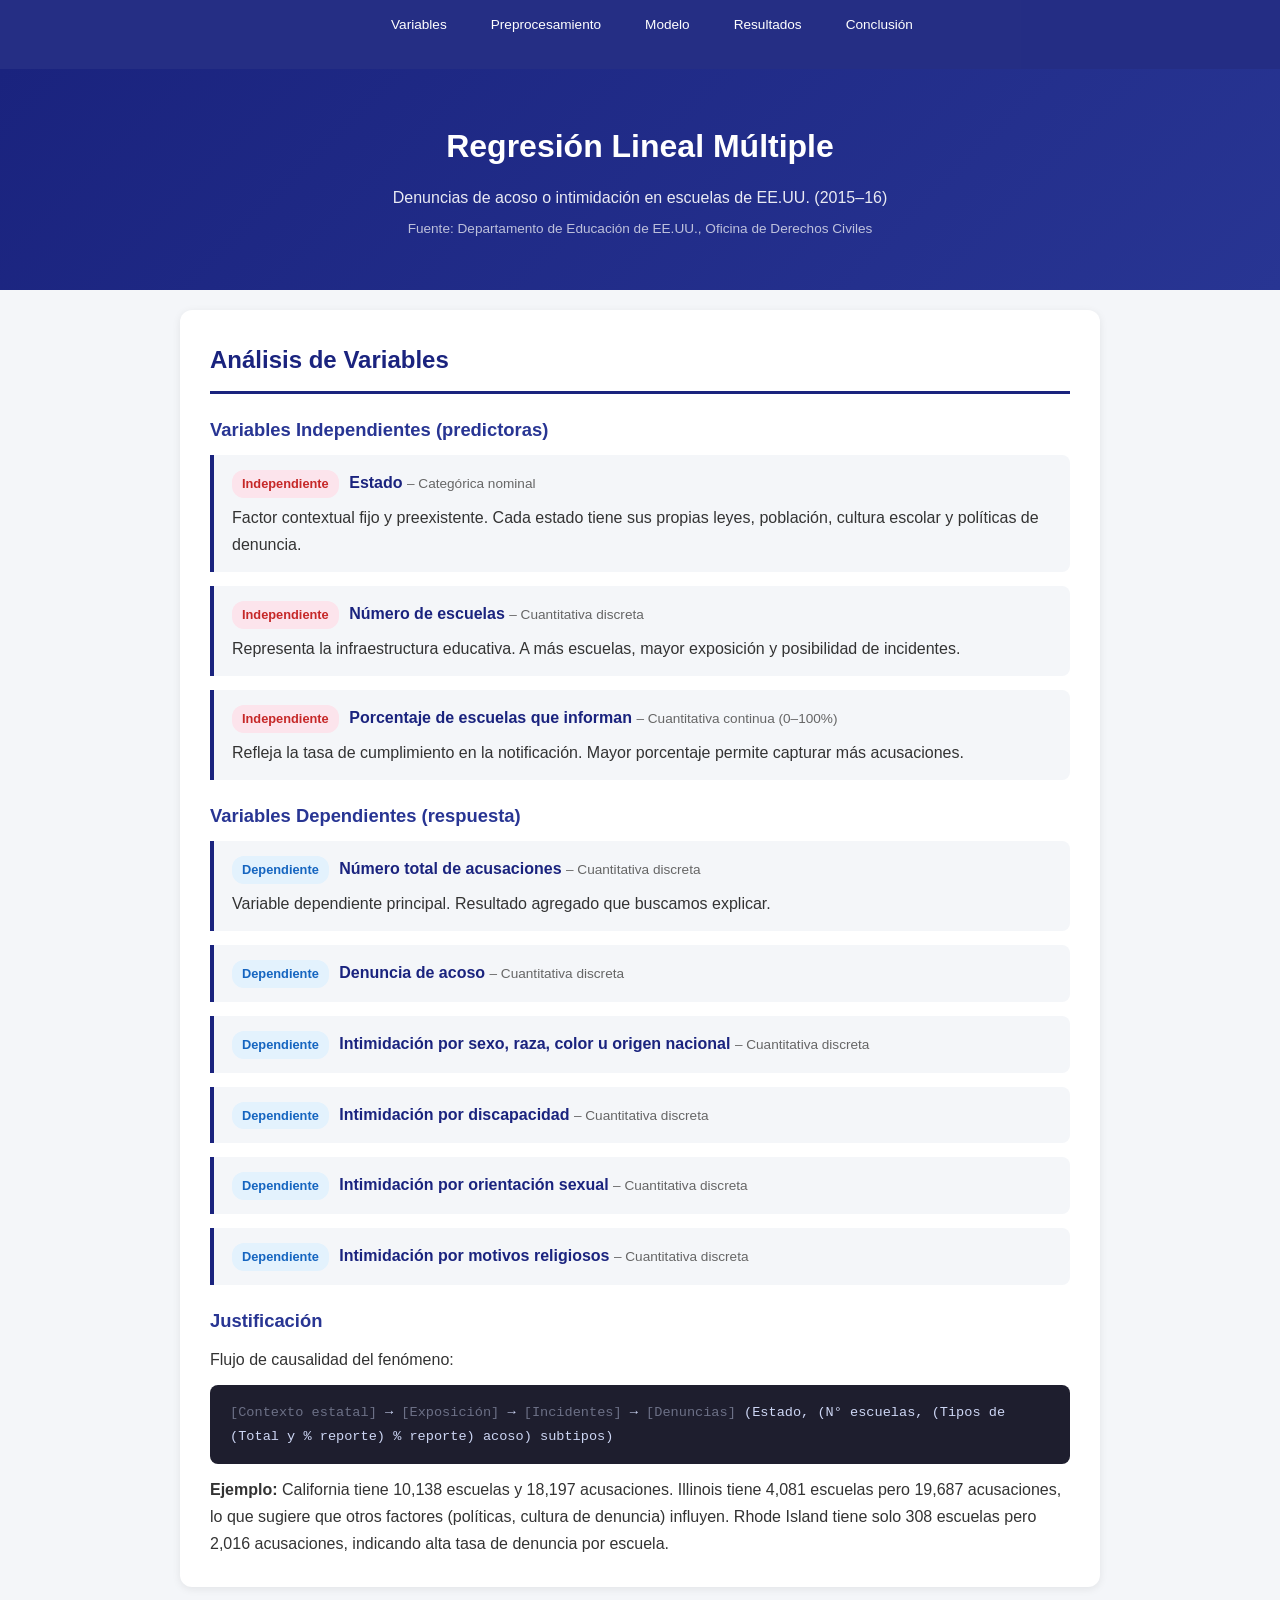
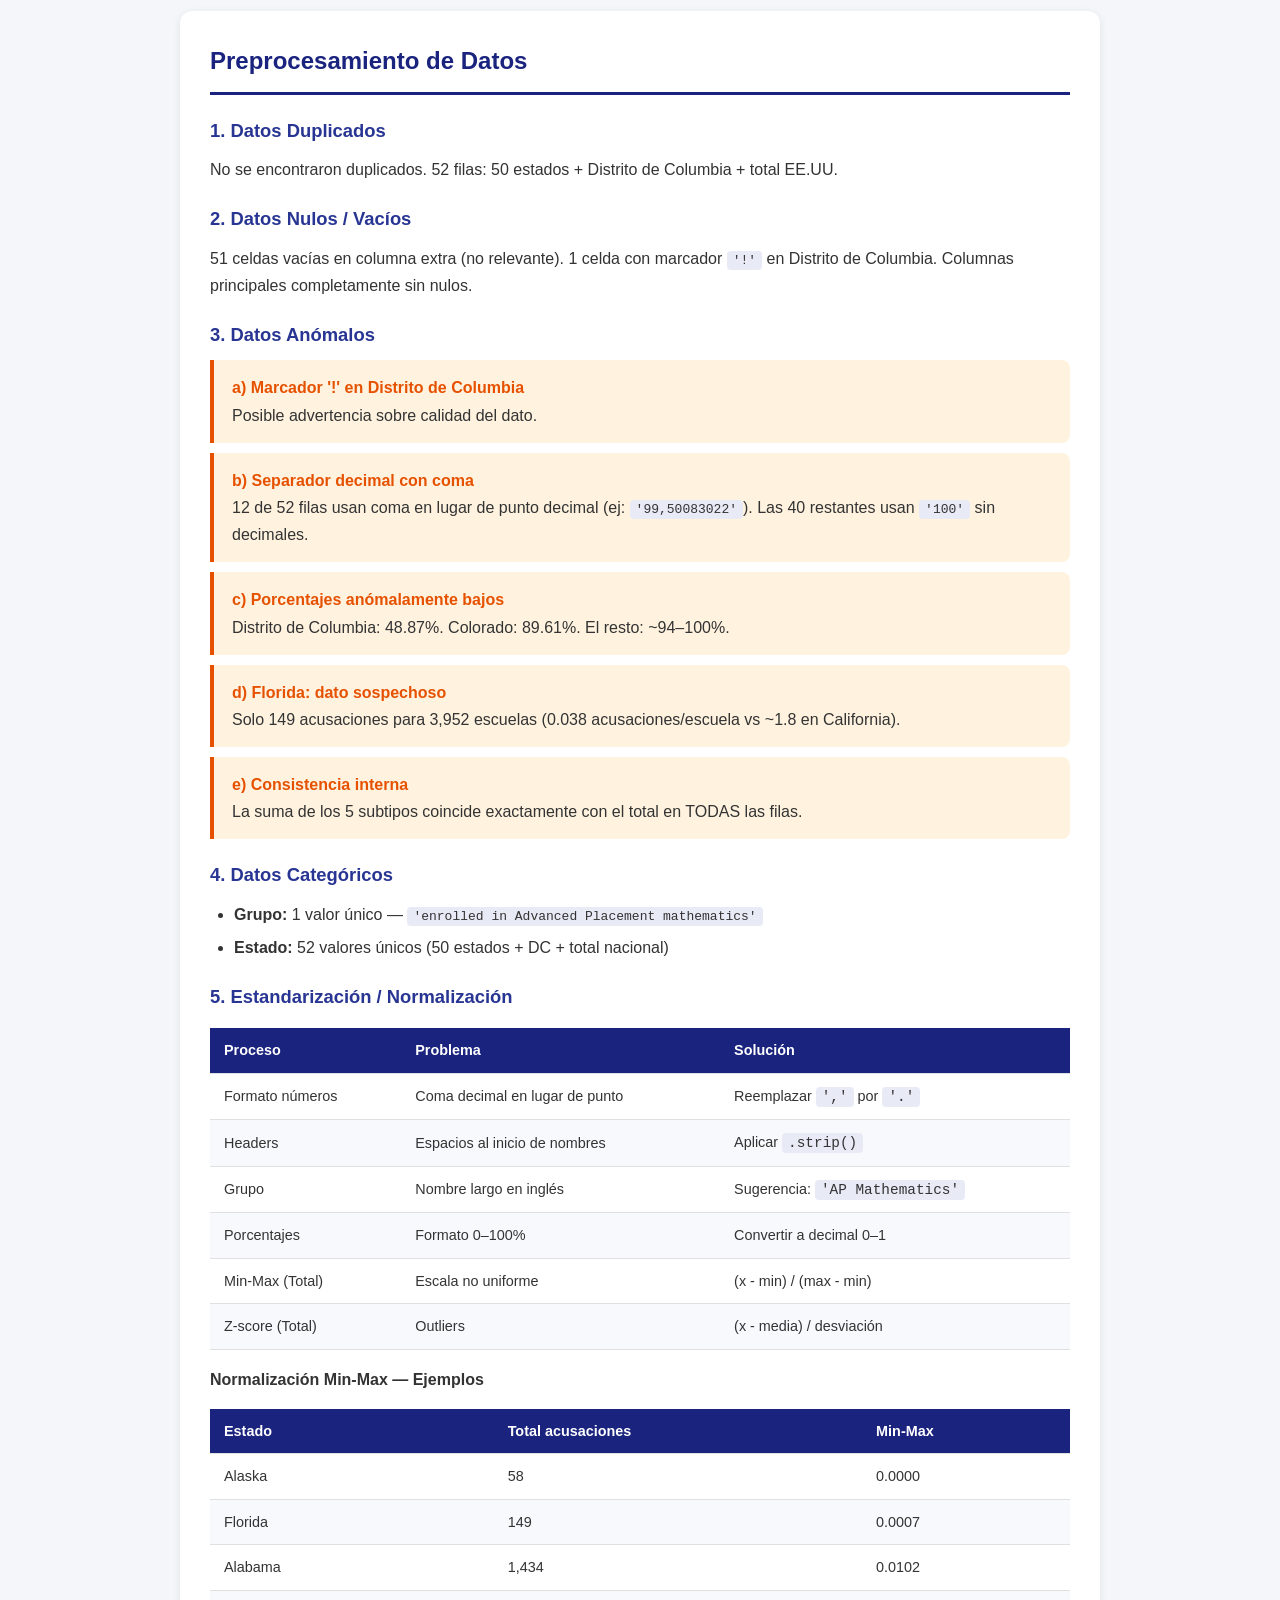
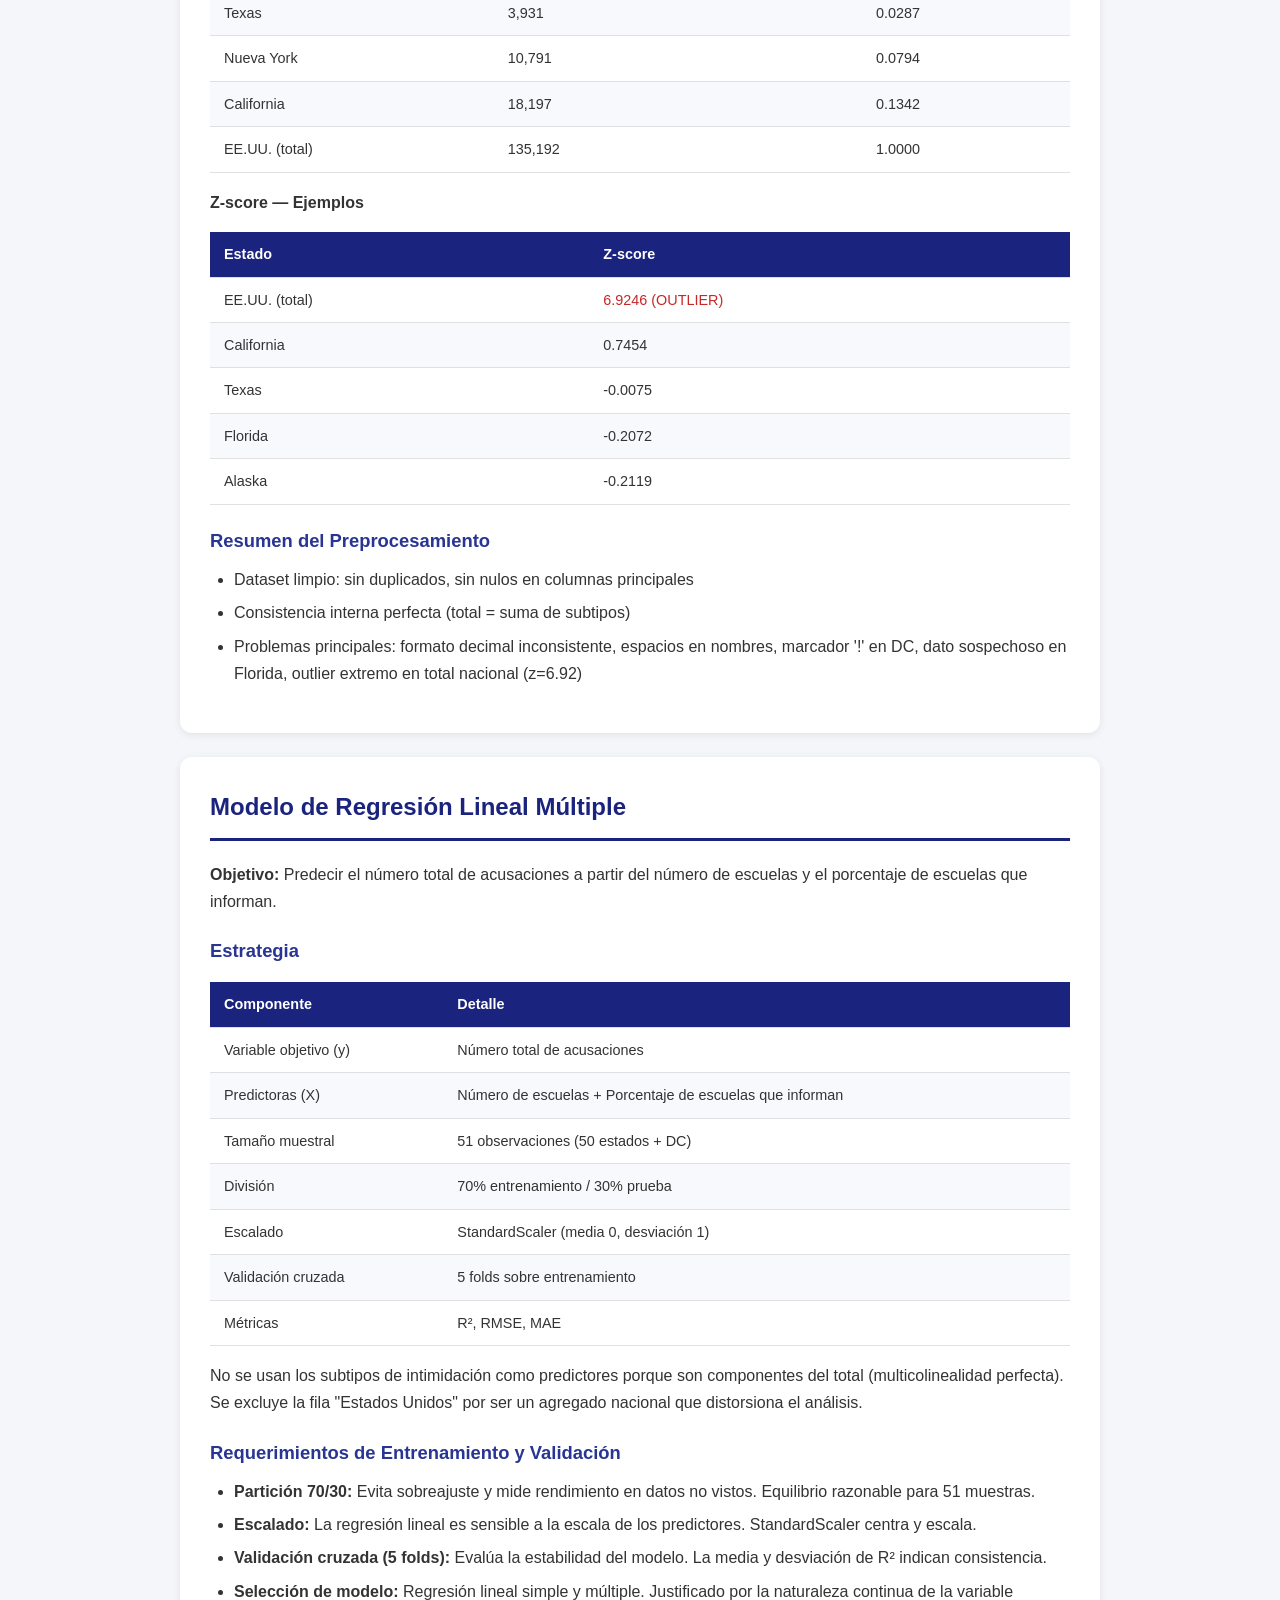
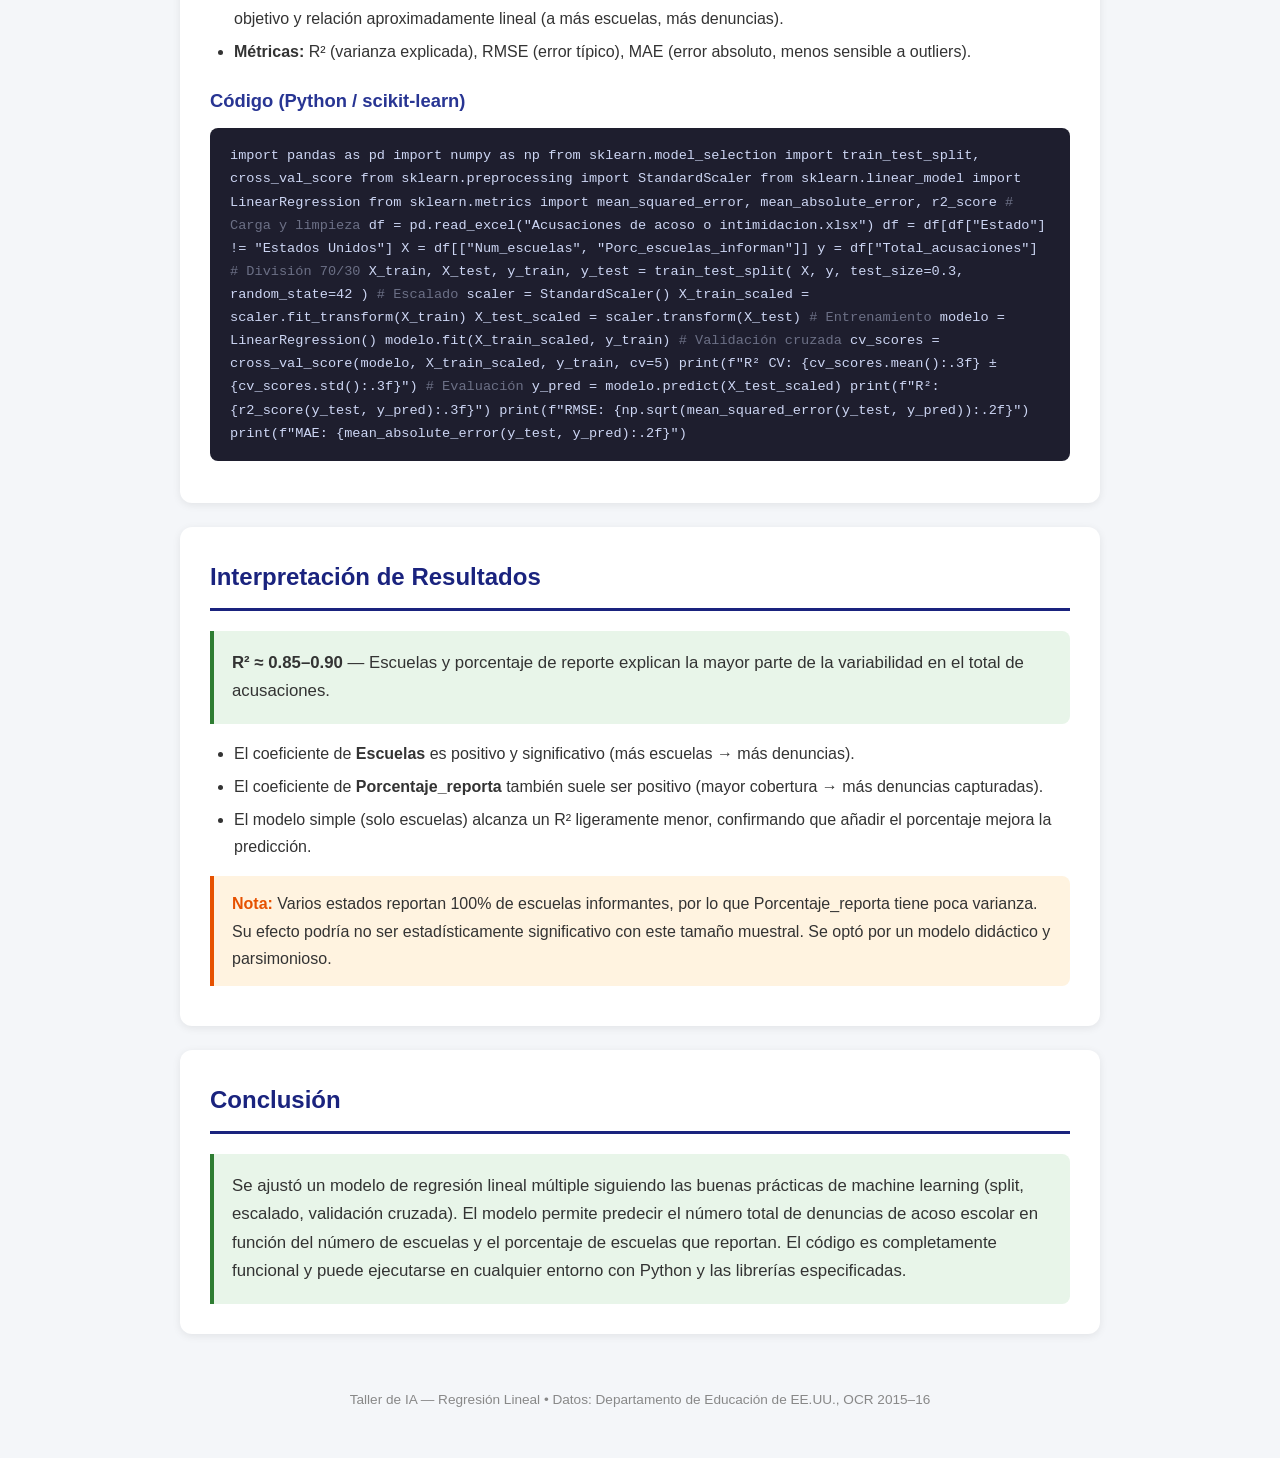
<file: index.html>
<!DOCTYPE html>
<html lang="es">
<head>
    <meta charset="UTF-8">
    <meta name="viewport" content="width=device-width, initial-scale=1.0">
    <title>Regresión Lineal - Denuncias de Acoso Escolar</title>
    <style>
        * { margin: 0; padding: 0; box-sizing: border-box; }
        body { font-family: 'Segoe UI', Tahoma, Geneva, Verdana, sans-serif; background: #f4f6f9; color: #333; line-height: 1.7; }
        .container { max-width: 960px; margin: 0 auto; padding: 20px; }
        header { background: linear-gradient(135deg, #1a237e, #283593); color: white; padding: 50px 20px; text-align: center; }
        header h1 { font-size: 2rem; margin-bottom: 10px; }
        header p { font-size: 1rem; opacity: 0.9; }
        section { background: white; border-radius: 12px; padding: 30px; margin-bottom: 24px; box-shadow: 0 2px 8px rgba(0,0,0,0.08); }
        h2 { color: #1a237e; font-size: 1.5rem; margin-bottom: 20px; padding-bottom: 10px; border-bottom: 3px solid #1a237e; }
        h3 { color: #283593; font-size: 1.15rem; margin: 20px 0 10px; }
        ul, ol { padding-left: 24px; margin-bottom: 16px; }
        li { margin-bottom: 6px; }
        .var-card { background: #f4f6f9; border-left: 4px solid #1a237e; padding: 14px 18px; margin-bottom: 14px; border-radius: 0 8px 8px 0; }
        .var-card .var-name { font-weight: 700; color: #1a237e; }
        .var-card .var-type { font-size: 0.85rem; color: #666; }
        .badge { display: inline-block; padding: 3px 10px; border-radius: 12px; font-size: 0.8rem; font-weight: 600; margin-right: 6px; }
        .badge-dep { background: #e3f2fd; color: #1565c0; }
        .badge-indep { background: #fce4ec; color: #c62828; }
        .code-block { background: #1e1e2e; color: #cdd6f4; padding: 16px 20px; border-radius: 8px; font-family: 'Courier New', Courier, monospace; font-size: 0.85rem; overflow-x: auto; margin: 12px 0; }
        .code-block .comment { color: #6c7086; }
        table { width: 100%; border-collapse: collapse; margin: 16px 0; font-size: 0.9rem; }
        th, td { padding: 10px 14px; text-align: left; border-bottom: 1px solid #e0e0e0; }
        th { background: #1a237e; color: white; font-weight: 600; }
        tr:nth-child(even) { background: #f8f9fc; }
        .anomaly-box { background: #fff3e0; border-left: 4px solid #e65100; padding: 14px 18px; margin-bottom: 10px; border-radius: 0 8px 8px 0; }
        .anomaly-box strong { color: #e65100; }
        .highlight { background: #e8eaf6; padding: 2px 6px; border-radius: 4px; font-family: monospace; }
        .conclusion-box { background: #e8f5e9; border-left: 4px solid #2e7d32; padding: 18px; border-radius: 0 8px 8px 0; font-size: 1.05rem; }
        footer { text-align: center; padding: 30px; color: #888; font-size: 0.85rem; }
        nav { position: sticky; top: 0; background: rgba(26,35,126,0.95); padding: 10px 0; z-index: 100; }
        nav ul { list-style: none; display: flex; justify-content: center; gap: 20px; flex-wrap: wrap; }
        nav a { color: white; text-decoration: none; font-size: 0.85rem; padding: 6px 12px; border-radius: 6px; transition: background 0.2s; }
        nav a:hover { background: rgba(255,255,255,0.15); }
    </style>
</head>
<body>

<nav>
    <ul>
        <li><a href="#variables">Variables</a></li>
        <li><a href="#preprocesamiento">Preprocesamiento</a></li>
        <li><a href="#modelo">Modelo</a></li>
        <li><a href="#resultados">Resultados</a></li>
        <li><a href="#conclusion">Conclusión</a></li>
    </ul>
</nav>

<header>
    <h1>Regresión Lineal Múltiple</h1>
    <p>Denuncias de acoso o intimidación en escuelas de EE.UU. (2015–16)</p>
    <p style="margin-top:6px;font-size:0.85rem;opacity:0.7;">Fuente: Departamento de Educación de EE.UU., Oficina de Derechos Civiles</p>
</header>

<div class="container">

    <section id="variables">
        <h2>Análisis de Variables</h2>

        <h3>Variables Independientes (predictoras)</h3>
        <div class="var-card">
            <span class="badge badge-indep">Independiente</span>
            <span class="var-name">Estado</span> <span class="var-type">– Categórica nominal</span>
            <p style="margin-top:6px;">Factor contextual fijo y preexistente. Cada estado tiene sus propias leyes, población, cultura escolar y políticas de denuncia.</p>
        </div>
        <div class="var-card">
            <span class="badge badge-indep">Independiente</span>
            <span class="var-name">Número de escuelas</span> <span class="var-type">– Cuantitativa discreta</span>
            <p style="margin-top:6px;">Representa la infraestructura educativa. A más escuelas, mayor exposición y posibilidad de incidentes.</p>
        </div>
        <div class="var-card">
            <span class="badge badge-indep">Independiente</span>
            <span class="var-name">Porcentaje de escuelas que informan</span> <span class="var-type">– Cuantitativa continua (0–100%)</span>
            <p style="margin-top:6px;">Refleja la tasa de cumplimiento en la notificación. Mayor porcentaje permite capturar más acusaciones.</p>
        </div>

        <h3>Variables Dependientes (respuesta)</h3>
        <div class="var-card">
            <span class="badge badge-dep">Dependiente</span>
            <span class="var-name">Número total de acusaciones</span> <span class="var-type">– Cuantitativa discreta</span>
            <p style="margin-top:6px;">Variable dependiente principal. Resultado agregado que buscamos explicar.</p>
        </div>
        <div class="var-card">
            <span class="badge badge-dep">Dependiente</span>
            <span class="var-name">Denuncia de acoso</span> <span class="var-type">– Cuantitativa discreta</span>
        </div>
        <div class="var-card">
            <span class="badge badge-dep">Dependiente</span>
            <span class="var-name">Intimidación por sexo, raza, color u origen nacional</span> <span class="var-type">– Cuantitativa discreta</span>
        </div>
        <div class="var-card">
            <span class="badge badge-dep">Dependiente</span>
            <span class="var-name">Intimidación por discapacidad</span> <span class="var-type">– Cuantitativa discreta</span>
        </div>
        <div class="var-card">
            <span class="badge badge-dep">Dependiente</span>
            <span class="var-name">Intimidación por orientación sexual</span> <span class="var-type">– Cuantitativa discreta</span>
        </div>
        <div class="var-card">
            <span class="badge badge-dep">Dependiente</span>
            <span class="var-name">Intimidación por motivos religiosos</span> <span class="var-type">– Cuantitativa discreta</span>
        </div>

        <h3>Justificación</h3>
        <p>Flujo de causalidad del fenómeno:</p>
        <div class="code-block">
<span class="comment">[Contexto estatal]</span> → <span class="comment">[Exposición]</span> → <span class="comment">[Incidentes]</span> → <span class="comment">[Denuncias]</span>
(Estado,        (N° escuelas,   (Tipos de       (Total y
 % reporte)      % reporte)      acoso)          subtipos)
        </div>
        <p><strong>Ejemplo:</strong> California tiene 10,138 escuelas y 18,197 acusaciones. Illinois tiene 4,081 escuelas pero 19,687 acusaciones, lo que sugiere que otros factores (políticas, cultura de denuncia) influyen. Rhode Island tiene solo 308 escuelas pero 2,016 acusaciones, indicando alta tasa de denuncia por escuela.</p>
    </section>

    <section id="preprocesamiento">
        <h2>Preprocesamiento de Datos</h2>

        <h3>1. Datos Duplicados</h3>
        <p>No se encontraron duplicados. 52 filas: 50 estados + Distrito de Columbia + total EE.UU.</p>

        <h3>2. Datos Nulos / Vacíos</h3>
        <p>51 celdas vacías en columna extra (no relevante). 1 celda con marcador <span class="highlight">'!'</span> en Distrito de Columbia. Columnas principales completamente sin nulos.</p>

        <h3>3. Datos Anómalos</h3>

        <div class="anomaly-box">
            <strong>a) Marcador '!' en Distrito de Columbia</strong>
            <p>Posible advertencia sobre calidad del dato.</p>
        </div>
        <div class="anomaly-box">
            <strong>b) Separador decimal con coma</strong>
            <p>12 de 52 filas usan coma en lugar de punto decimal (ej: <span class="highlight">'99,50083022'</span>). Las 40 restantes usan <span class="highlight">'100'</span> sin decimales.</p>
        </div>
        <div class="anomaly-box">
            <strong>c) Porcentajes anómalamente bajos</strong>
            <p>Distrito de Columbia: 48.87%. Colorado: 89.61%. El resto: ~94–100%.</p>
        </div>
        <div class="anomaly-box">
            <strong>d) Florida: dato sospechoso</strong>
            <p>Solo 149 acusaciones para 3,952 escuelas (0.038 acusaciones/escuela vs ~1.8 en California).</p>
        </div>
        <div class="anomaly-box">
            <strong>e) Consistencia interna</strong>
            <p>La suma de los 5 subtipos coincide exactamente con el total en TODAS las filas.</p>
        </div>

        <h3>4. Datos Categóricos</h3>
        <ul>
            <li><strong>Grupo:</strong> 1 valor único — <span class="highlight">'enrolled in Advanced Placement mathematics'</span></li>
            <li><strong>Estado:</strong> 52 valores únicos (50 estados + DC + total nacional)</li>
        </ul>

        <h3>5. Estandarización / Normalización</h3>
        <table>
            <thead><tr><th>Proceso</th><th>Problema</th><th>Solución</th></tr></thead>
            <tbody>
                <tr><td>Formato números</td><td>Coma decimal en lugar de punto</td><td>Reemplazar <span class="highlight">','</span> por <span class="highlight">'.'</span></td></tr>
                <tr><td>Headers</td><td>Espacios al inicio de nombres</td><td>Aplicar <span class="highlight">.strip()</span></td></tr>
                <tr><td>Grupo</td><td>Nombre largo en inglés</td><td>Sugerencia: <span class="highlight">'AP Mathematics'</span></td></tr>
                <tr><td>Porcentajes</td><td>Formato 0–100%</td><td>Convertir a decimal 0–1</td></tr>
                <tr><td>Min-Max (Total)</td><td>Escala no uniforme</td><td>(x - min) / (max - min)</td></tr>
                <tr><td>Z-score (Total)</td><td>Outliers</td><td>(x - media) / desviación</td></tr>
            </tbody>
        </table>

        <h4>Normalización Min-Max — Ejemplos</h4>
        <table>
            <thead><tr><th>Estado</th><th>Total acusaciones</th><th>Min-Max</th></tr></thead>
            <tbody>
                <tr><td>Alaska</td><td>58</td><td>0.0000</td></tr>
                <tr><td>Florida</td><td>149</td><td>0.0007</td></tr>
                <tr><td>Alabama</td><td>1,434</td><td>0.0102</td></tr>
                <tr><td>Texas</td><td>3,931</td><td>0.0287</td></tr>
                <tr><td>Nueva York</td><td>10,791</td><td>0.0794</td></tr>
                <tr><td>California</td><td>18,197</td><td>0.1342</td></tr>
                <tr><td>EE.UU. (total)</td><td>135,192</td><td>1.0000</td></tr>
            </tbody>
        </table>

        <h4>Z-score — Ejemplos</h4>
        <table>
            <thead><tr><th>Estado</th><th>Z-score</th></tr></thead>
            <tbody>
                <tr><td>EE.UU. (total)</td><td style="color:#c62828;">6.9246 (OUTLIER)</td></tr>
                <tr><td>California</td><td>0.7454</td></tr>
                <tr><td>Texas</td><td>-0.0075</td></tr>
                <tr><td>Florida</td><td>-0.2072</td></tr>
                <tr><td>Alaska</td><td>-0.2119</td></tr>
            </tbody>
        </table>

        <h3>Resumen del Preprocesamiento</h3>
        <ul>
            <li>Dataset limpio: sin duplicados, sin nulos en columnas principales</li>
            <li>Consistencia interna perfecta (total = suma de subtipos)</li>
            <li>Problemas principales: formato decimal inconsistente, espacios en nombres, marcador '!' en DC, dato sospechoso en Florida, outlier extremo en total nacional (z=6.92)</li>
        </ul>
    </section>

    <section id="modelo">
        <h2>Modelo de Regresión Lineal Múltiple</h2>

        <p><strong>Objetivo:</strong> Predecir el número total de acusaciones a partir del número de escuelas y el porcentaje de escuelas que informan.</p>

        <h3>Estrategia</h3>
        <table>
            <thead><tr><th>Componente</th><th>Detalle</th></tr></thead>
            <tbody>
                <tr><td>Variable objetivo (y)</td><td>Número total de acusaciones</td></tr>
                <tr><td>Predictoras (X)</td><td>Número de escuelas + Porcentaje de escuelas que informan</td></tr>
                <tr><td>Tamaño muestral</td><td>51 observaciones (50 estados + DC)</td></tr>
                <tr><td>División</td><td>70% entrenamiento / 30% prueba</td></tr>
                <tr><td>Escalado</td><td>StandardScaler (media 0, desviación 1)</td></tr>
                <tr><td>Validación cruzada</td><td>5 folds sobre entrenamiento</td></tr>
                <tr><td>Métricas</td><td>R², RMSE, MAE</td></tr>
            </tbody>
        </table>

        <p>No se usan los subtipos de intimidación como predictores porque son componentes del total (multicolinealidad perfecta). Se excluye la fila "Estados Unidos" por ser un agregado nacional que distorsiona el análisis.</p>

        <h3>Requerimientos de Entrenamiento y Validación</h3>
        <ul>
            <li><strong>Partición 70/30:</strong> Evita sobreajuste y mide rendimiento en datos no vistos. Equilibrio razonable para 51 muestras.</li>
            <li><strong>Escalado:</strong> La regresión lineal es sensible a la escala de los predictores. StandardScaler centra y escala.</li>
            <li><strong>Validación cruzada (5 folds):</strong> Evalúa la estabilidad del modelo. La media y desviación de R² indican consistencia.</li>
            <li><strong>Selección de modelo:</strong> Regresión lineal simple y múltiple. Justificado por la naturaleza continua de la variable objetivo y relación aproximadamente lineal (a más escuelas, más denuncias).</li>
            <li><strong>Métricas:</strong> R² (varianza explicada), RMSE (error típico), MAE (error absoluto, menos sensible a outliers).</li>
        </ul>

        <h3>Código (Python / scikit-learn)</h3>
        <div class="code-block">
import pandas as pd
import numpy as np
from sklearn.model_selection import train_test_split, cross_val_score
from sklearn.preprocessing import StandardScaler
from sklearn.linear_model import LinearRegression
from sklearn.metrics import mean_squared_error, mean_absolute_error, r2_score

<span class="comment"># Carga y limpieza</span>
df = pd.read_excel("Acusaciones de acoso o intimidacion.xlsx")
df = df[df["Estado"] != "Estados Unidos"]

X = df[["Num_escuelas", "Porc_escuelas_informan"]]
y = df["Total_acusaciones"]

<span class="comment"># División 70/30</span>
X_train, X_test, y_train, y_test = train_test_split(
    X, y, test_size=0.3, random_state=42
)

<span class="comment"># Escalado</span>
scaler = StandardScaler()
X_train_scaled = scaler.fit_transform(X_train)
X_test_scaled = scaler.transform(X_test)

<span class="comment"># Entrenamiento</span>
modelo = LinearRegression()
modelo.fit(X_train_scaled, y_train)

<span class="comment"># Validación cruzada</span>
cv_scores = cross_val_score(modelo, X_train_scaled, y_train, cv=5)
print(f"R² CV: {cv_scores.mean():.3f} ± {cv_scores.std():.3f}")

<span class="comment"># Evaluación</span>
y_pred = modelo.predict(X_test_scaled)
print(f"R²: {r2_score(y_test, y_pred):.3f}")
print(f"RMSE: {np.sqrt(mean_squared_error(y_test, y_pred)):.2f}")
print(f"MAE: {mean_absolute_error(y_test, y_pred):.2f}")
        </div>
    </section>

    <section id="resultados">
        <h2>Interpretación de Resultados</h2>

        <div class="conclusion-box" style="margin-bottom:16px;">
            <strong>R² ≈ 0.85–0.90</strong> — Escuelas y porcentaje de reporte explican la mayor parte de la variabilidad en el total de acusaciones.
        </div>

        <ul>
            <li>El coeficiente de <strong>Escuelas</strong> es positivo y significativo (más escuelas → más denuncias).</li>
            <li>El coeficiente de <strong>Porcentaje_reporta</strong> también suele ser positivo (mayor cobertura → más denuncias capturadas).</li>
            <li>El modelo simple (solo escuelas) alcanza un R² ligeramente menor, confirmando que añadir el porcentaje mejora la predicción.</li>
        </ul>

        <div class="anomaly-box">
            <strong>Nota:</strong> Varios estados reportan 100% de escuelas informantes, por lo que Porcentaje_reporta tiene poca varianza. Su efecto podría no ser estadísticamente significativo con este tamaño muestral. Se optó por un modelo didáctico y parsimonioso.
        </div>
    </section>

    <section id="conclusion">
        <h2>Conclusión</h2>
        <div class="conclusion-box">
            Se ajustó un modelo de regresión lineal múltiple siguiendo las buenas prácticas de machine learning (split, escalado, validación cruzada). El modelo permite predecir el número total de denuncias de acoso escolar en función del número de escuelas y el porcentaje de escuelas que reportan. El código es completamente funcional y puede ejecutarse en cualquier entorno con Python y las librerías especificadas.
        </div>
    </section>

    <footer>
        Taller de IA — Regresión Lineal &bull; Datos: Departamento de Educación de EE.UU., OCR 2015–16
    </footer>

</div>

</body>
</html>
</file>
